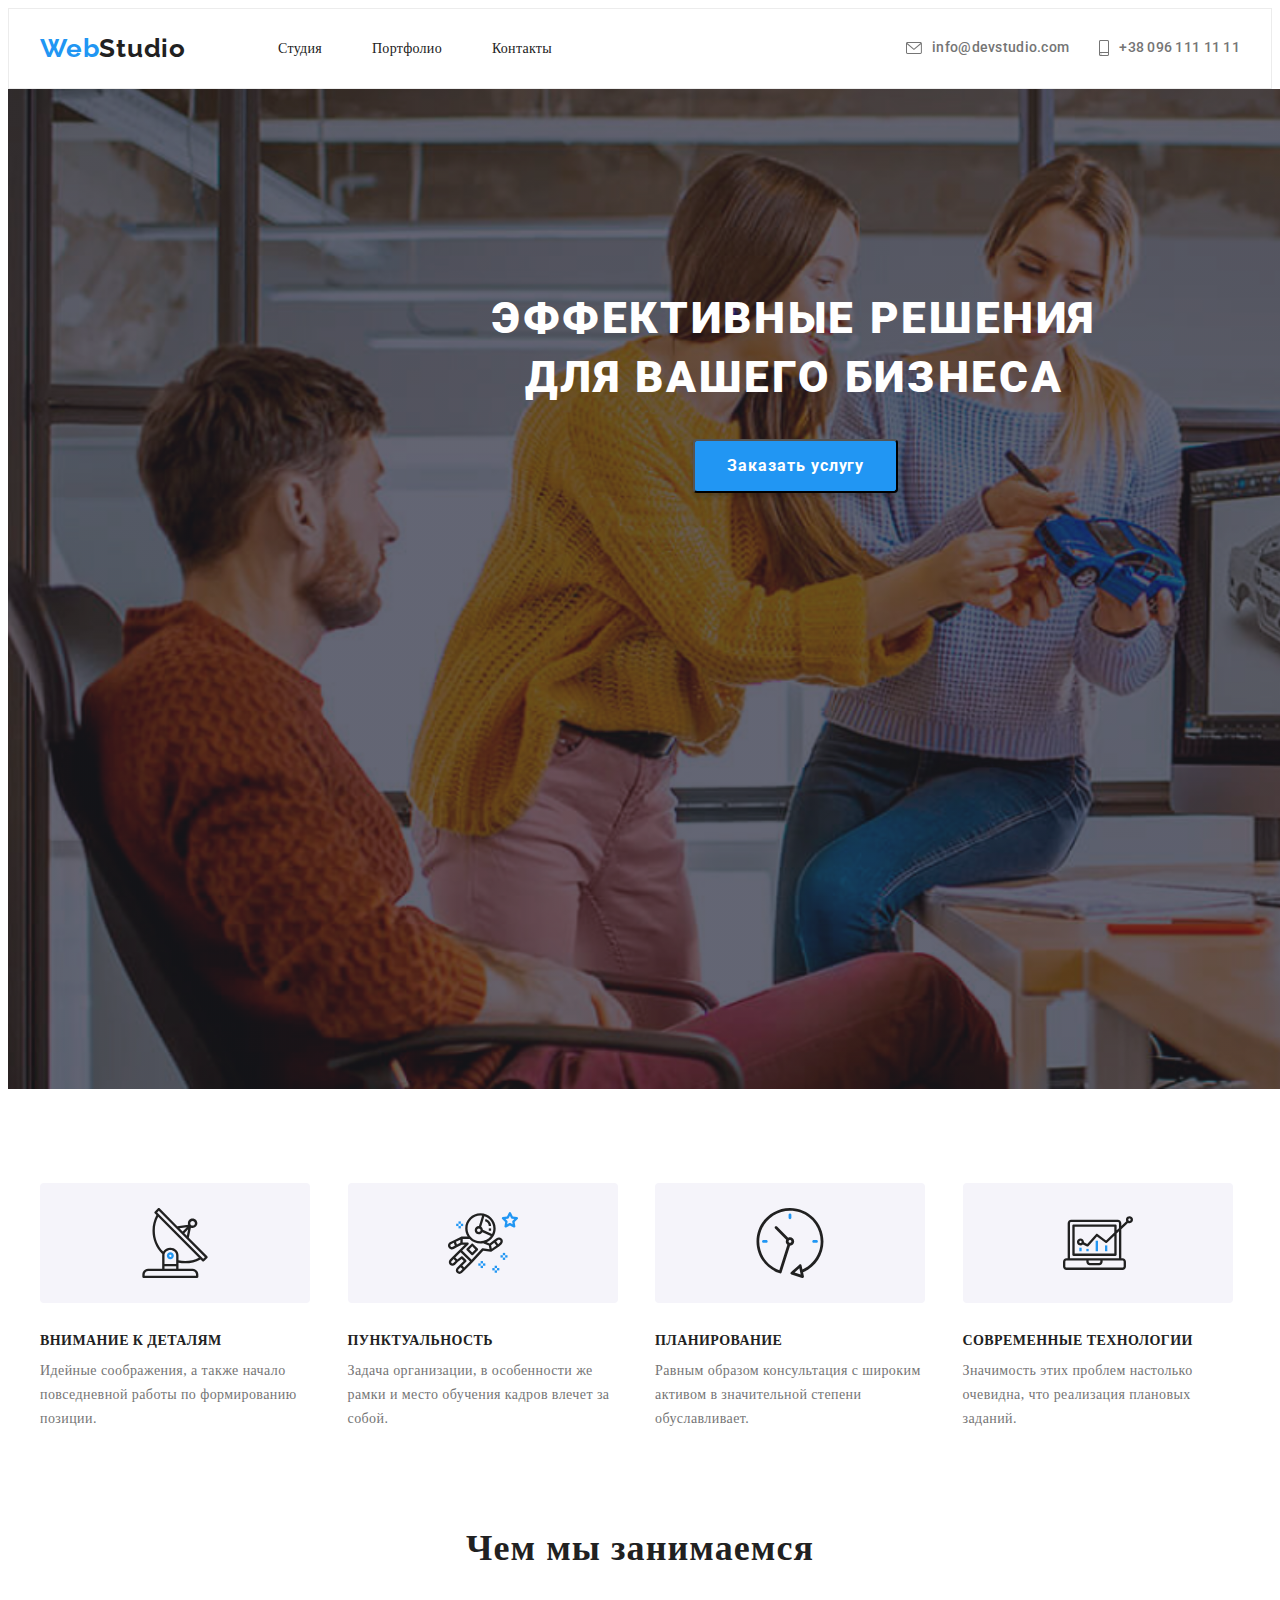
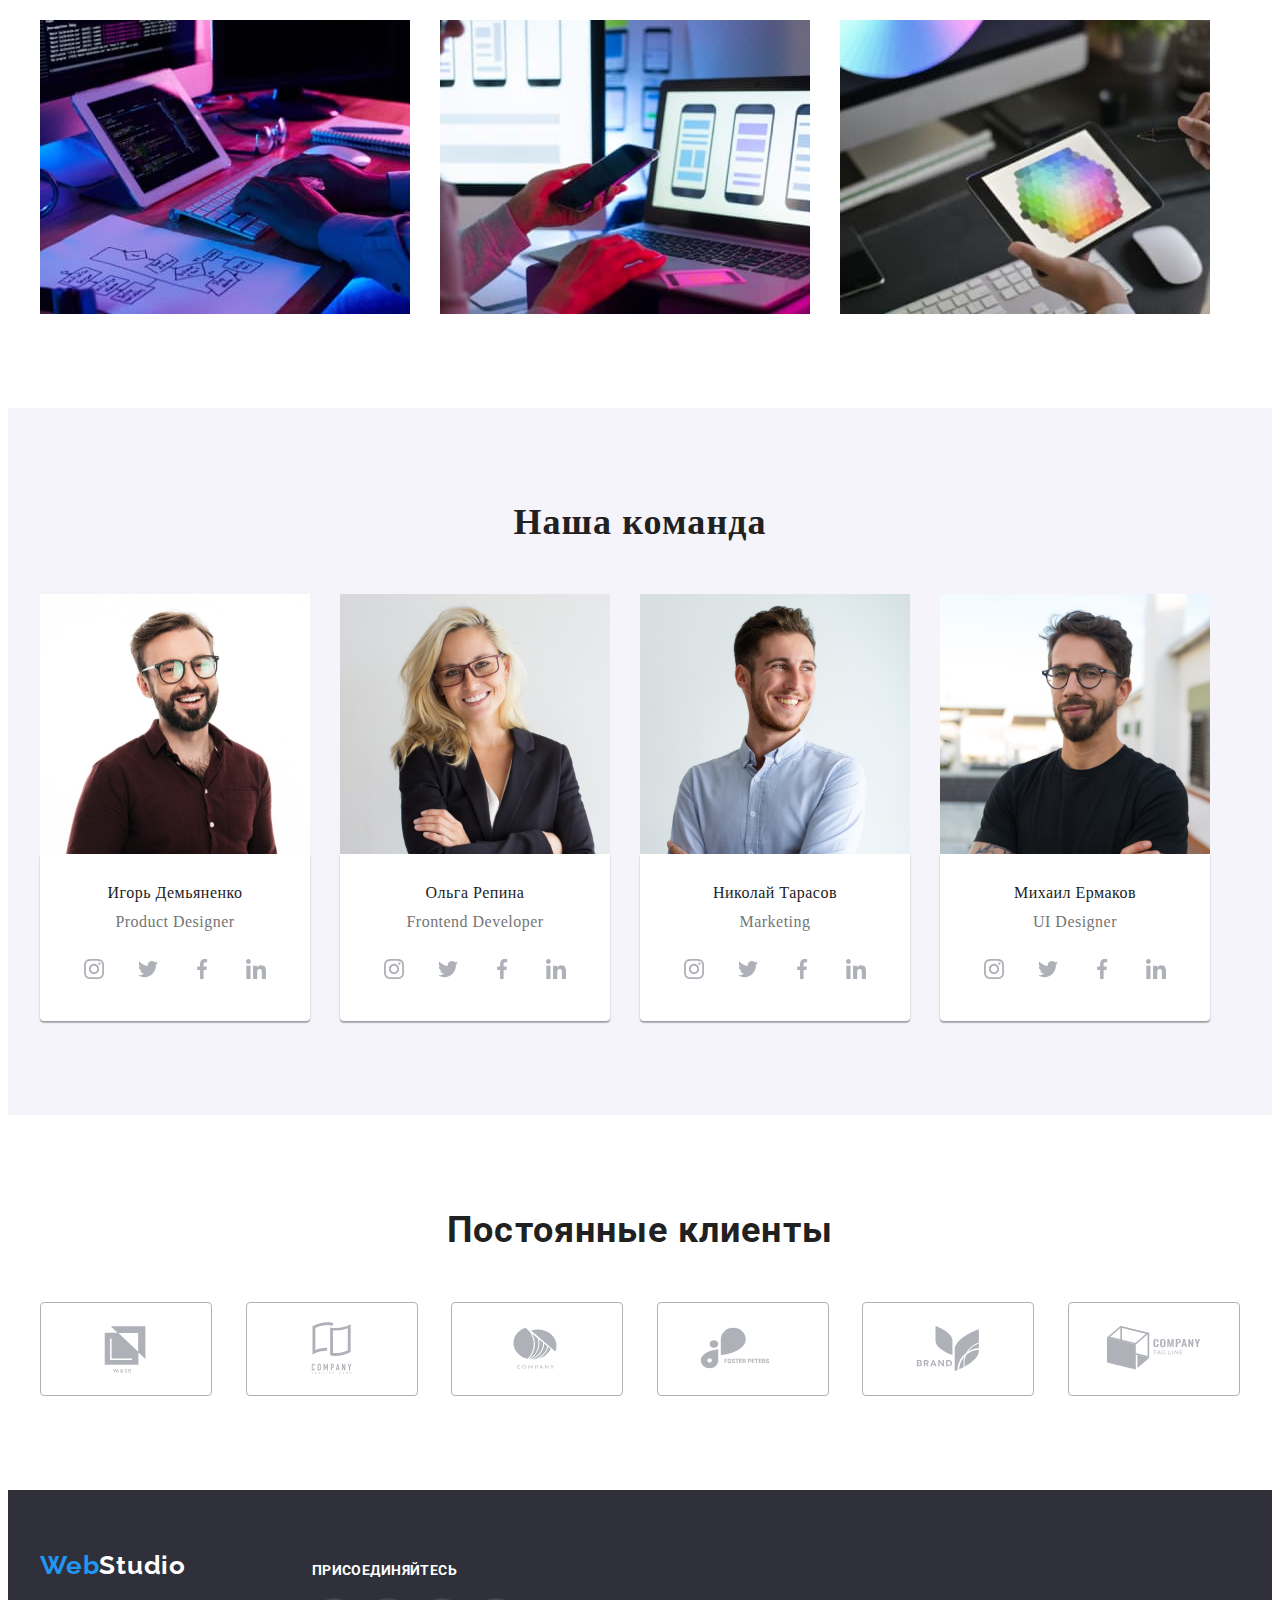
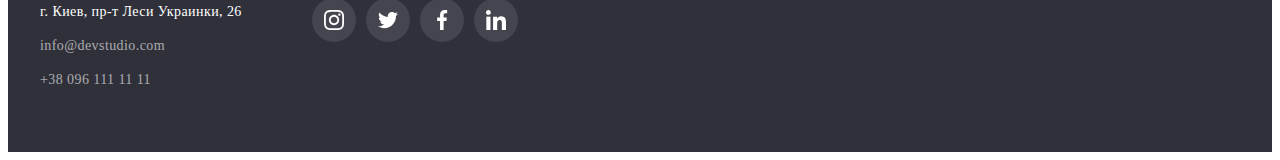
<file: index.html>
<!DOCTYPE html>
<html lang="ru">

<head>
    <meta charset="UTF-8">
    <meta http-equiv="X-UA-Compatible" content="IE=edge">
    <meta name="viewport" content="width=device-width, initial-scale=1.0">
    <title>Главная</title>
    <link rel="preconnect" href="https://fonts.googleapis.com">
    <link rel="preconnect" href="https://fonts.gstatic.com" crossorigin>
    <link
        href="https://fonts.googleapis.com/css2?family=Raleway:wght@700&family=Roboto:wght@400;500;700;900&display=swap"
        rel="stylesheet">
    <link rel="stylesheet" href="https://cdnjs.cloudflare.com/ajax/libs/modern-normalize/1.1.0/modern-normalize.min.css"
        integrity="sha512-wpPYUAdjBVSE4KJnH1VR1HeZfpl1ub8YT/NKx4PuQ5NmX2tKuGu6U/JRp5y+Y8XG2tV+wKQpNHVUX03MfMFn9Q=="
        crossorigin="anonymous" referrerpolicy="no-referrer" />
    <link rel="stylesheet" href="./css/styles.css">
</head>

<body сlass="body">
    <header class="header">
        <div class="container header-container">
            <nav class="navigation">
                <a class="logo logo-header link" href="" lang="en"><span class="logo logo-accent">Web</span>Studio</a>
                <ul class="nav-list list">
                    <li class="nav-list-item">
                        <a class="nav-list-link link" href="index.html">Студия</a>
                    </li>
                    <li class="nav-list-item">
                        <a class="nav-list-link link" href="portfolio.html">Портфолио</a>
                    </li>
                    <li class="nav-list-item">
                        <a class="nav-list-link link" href="">Контакты</a>
                    </li>
                </ul>
            </nav>
            <ul class="header-list list">
                <li class="header-item">
            <a class="contact-email link" href="mailto:info@devstudio.com">
                <svg class="header-icon" width="16" height="12">
                    <use href="./images/icons/sprite.svg#envelope"></use>
                </svg>
                info@devstudio.com
            </a>
        </li>
        <li class="header-item">
            <a class="contact-number link" href="tel:+380961111111">
                <svg class="header-icon" width="10" height="16">
                    <use href="./images/icons/sprite.svg#smartphone"></use>
                </svg>
                +38 096 111 11 11
            </a>
        </li>
        </ul>
        </div>
    </header>
    <main>
        <section class="main-section">
            <div class="container container-main-section">
                <h1 class="main-title">Эффективные решения для вашего бизнеса</h1>
                <button class="services-btn" type="button">Заказать услугу</button>
            </div>
        </section>
        <section class="section second-section">
            <div class="container container-second-section">
                <ul class="list peculiarities-list">
                    <li class="peculiarities-list-item">
                        <div class="peculiarities-list-div">
                            <svg class="peculiarities-logo" width="70" height="70">
                                <use href="./images/icons/sprite.svg#antenna"></use>
                            </svg>
                        </div>
                        <h3 class="peculiarities">Внимание к деталям</h3>
                        <p class="features">Идейные соображения, а также начало повседневной работы по формированию
                            позиции.</p>
                    </li>
                    <li class="peculiarities-list-item">
                        <div class="peculiarities-list-div">
                            <svg class="peculiarities-logo" width="70" height="70">
                                <use href="./images/icons/sprite.svg#astronaut"></use>
                            </svg>
                        </div>
                        <h3 class="peculiarities">Пунктуальность</h3>
                        <p class="features">Задача организации, в особенности же рамки и место обучения кадров влечет за
                            собой.</p>
                    </li>
                    <li class="peculiarities-list-item">
                        <div class="peculiarities-list-div">
                            <svg class="peculiarities-logo" width="70" height="70">
                                <use href="./images/icons/sprite.svg#clock"></use>
                            </svg>
                        </div>
                        <h3 class="peculiarities">Планирование</h3>
                        <p class="features">Равным образом консультация с широким активом в значительной степени
                            обуславливает.</p>
                    </li>
                    <li class="peculiarities-list-item">
                        <div class="peculiarities-list-div">
                            <svg class="peculiarities-logo" width="70" height="70">
                                <use href="./images/icons/sprite.svg#diagram"></use>
                            </svg>
                        </div>
                        <h3 class="peculiarities">Современные технологии</h3>
                        <p class="features">Значимость этих проблем настолько очевидна, что реализация плановых заданий.
                        </p>
                    </li>
                </ul>
            </div>
        </section>
        <section class="section third-section">
            <div class="container container-third-section">
                <h2 class="about-us">Чем мы занимаемся</h2>
                <ul class="list about-us-list">
                    <li class="about-us-list-item"><img src="./images/img-1.jpg" alt="набор кода на планшете"
                            width="370" height="294"></li>
                    <li class="about-us-list-item"><img src="./images/img-2.jpg"
                            alt="синхронизация телефона с компьютером" width="370" height="294"></li>
                    <li class="about-us-list-item"><img src="./images/img-3.jpg" alt="рисунок на графическом планшете"
                            width="370" height="294"></li>
                </ul>
            </div>
        </section>
        <section class="section fourth-section">
            <div class="container container-fourth-section">
                <h2 class="our-team">Наша команда</h2>
                <ul class="list our-team-list">
                    <li class="our-team-list-item">
                        <img src="./images/img-4.jpg" alt="Игорь Демьяненко" width="270" height="260">
                        <div class="our-team-wrapper">
                        <h3 class="team-members">Игорь Демьяненко</h3>
                        <p class="members-positions" lang="en">Product Designer</p>
                        <ul class="social-list list">
                            <li class="social-list-item">
                                <a class="social-list-link" href="">
                                    <svg class="social-list-icon" width="20" height="20">
                                        <use href="./images/icons/sprite.svg#instagram"></use>
                                    </svg>
                                </a>
                            </li>
                            <li class="social-list-item">
                                <a class="social-list-link" href="">
                                    <svg class="social-list-icon" width="20" height="20">
                                        <use href="./images/icons/sprite.svg#twitter"></use>
                                    </svg>
                                </a>
                            </li>
                            <li class="social-list-item">
                                <a class="social-list-link" href="">
                                    <svg class="social-list-icon" width="20" height="20">
                                        <use href="./images/icons/sprite.svg#facebook"></use>
                                    </svg>
                                </a>
                            </li>
                            <li class="social-list-item">
                                <a class="social-list-link" href="">
                                    <svg class="social-list-icon" width="20" height="20">
                                        <use href="./images/icons/sprite.svg#linkedin"></use>
                                    </svg>
                                </a>
                            </li>
                        </ul>
                        </div>
                    </li>
                    <li class="our-team-list-item">
                        <img src="./images/img-5.jpg" alt="Ольга Репина" width="270" height="260">
                        <div class="our-team-wrapper">
                        <h3 class="team-members">Ольга Репина</h3>
                        <p class="members-positions" lang="en">Frontend Developer</p>
                        <ul class="social-list list">
                            <li class="social-list-item">
                                <a class="social-list-link" href="">
                                    <svg class="social-list-icon" width="20" height="20">
                                        <use href="./images/icons/sprite.svg#instagram"></use>
                                    </svg>
                                </a>
                            </li>
                            <li class="social-list-item">
                                <a class="social-list-link" href="">
                                    <svg class="social-list-icon" width="20" height="20">
                                        <use href="./images/icons/sprite.svg#twitter"></use>
                                    </svg>
                                </a>
                            </li>
                            <li class="social-list-item">
                                <a class="social-list-link" href="">
                                    <svg class="social-list-icon" width="20" height="20">
                                        <use href="./images/icons/sprite.svg#facebook"></use>
                                    </svg>
                                </a>
                            </li>
                            <li class="social-list-item">
                                <a class="social-list-link" href="">
                                    <svg class="social-list-icon" width="20" height="20">
                                        <use href="./images/icons/sprite.svg#linkedin"></use>
                                    </svg>
                                </a>
                            </li>
                        </ul>
                        </div>
                    </li>
                    <li class="our-team-list-item">
                        <img src="./images/img-6.jpg" alt="Николай Тарасов" width="270" height="260">
                        <div class="our-team-wrapper">
                        <h3 class="team-members">Николай Тарасов</h3>
                        <p class="members-positions" lang="en">Marketing</p>
                        <ul class="social-list list">
                            <li class="social-list-item">
                                <a class="social-list-link" href="">
                                    <svg class="social-list-icon" width="20" height="20">
                                        <use href="./images/icons/sprite.svg#instagram"></use>
                                    </svg>
                                </a>
                            </li>
                            <li class="social-list-item">
                                <a class="social-list-link" href="">
                                    <svg class="social-list-icon" width="20" height="20">
                                        <use href="./images/icons/sprite.svg#twitter"></use>
                                    </svg>
                                </a>
                            </li>
                            <li class="social-list-item">
                                <a class="social-list-link" href="">
                                    <svg class="social-list-icon" width="20" height="20">
                                        <use href="./images/icons/sprite.svg#facebook"></use>
                                    </svg>
                                </a>
                            </li>
                            <li class="social-list-item">
                                <a class="social-list-link" href="">
                                    <svg class="social-list-icon" width="20" height="20">
                                        <use href="./images/icons/sprite.svg#linkedin"></use>
                                    </svg>
                                </a>
                            </li>
                        </ul>
                        </div>
                    </li>
                    <li class="our-team-list-item">
                        <img src="./images/img-7.jpg" alt="Михаил Ермаков" width="270" height="260">
                        <div class="our-team-wrapper">
                        <h3 class="team-members">Михаил Ермаков</h3>
                        <p class="members-positions" lang="en">UI Designer</p>
                        <ul class="social-list list">
                            <li class="social-list-item">
                                <a class="social-list-link" href="">
                                    <svg class="social-list-icon" width="20" height="20">
                                        <use href="./images/icons/sprite.svg#instagram"></use>
                                    </svg>
                                </a>
                            </li>
                            <li class="social-list-item">
                                <a class="social-list-link" href="">
                                    <svg class="social-list-icon" width="20" height="20">
                                        <use href="./images/icons/sprite.svg#twitter"></use>
                                    </svg>
                                </a>
                            </li>
                            <li class="social-list-item">
                                <a class="social-list-link" href="">
                                    <svg class="social-list-icon" width="20" height="20">
                                        <use href="./images/icons/sprite.svg#facebook"></use>
                                    </svg>
                                </a>
                            </li>
                            <li class="social-list-item">
                                <a class="social-list-link" href="">
                                    <svg class="social-list-icon" width="20" height="20">
                                        <use href="./images/icons/sprite.svg#linkedin"></use>
                                    </svg>
                                </a>
                            </li>
                        </ul>
                        </div>
                    </li>
                </ul>
            </div>
        </section>
        <section class="section fift-section">
            <div class="container">
                <h2 class="clients-title">Постоянные клиенты</h2>
                <ul class="clients-list list">
                    <li class="clients-item">
                        <a class="clients-list-link" href="">
                            <svg class="clients-logo" width="106" height="60">
                                <use href="./images/icons/sprite.svg#logo-1"></use>
                            </svg>
                        </a></li>
                    <li class="clients-item">
                        <a class="clients-list-link" href="">
                            <svg class="clients-logo" width="106" height="60">
                                <use href="./images/icons/sprite.svg#logo-2"></use>
                            </svg>
                        </a></li>
                    <li class="clients-item">
                        <a class="clients-list-link" href="">
                            <svg class="clients-logo" width="106" height="60">
                                <use href="./images/icons/sprite.svg#logo-3"></use>
                            </svg>
                        </a></li>
                    <li class="clients-item">
                        <a class="clients-list-link" href="">
                            <svg class="clients-logo" width="106" height="60">
                                <use href="./images/icons/sprite.svg#logo-4"></use>
                            </svg>
                        </a></li>
                    <li class="clients-item">
                        <a class="clients-list-link" href="">
                            <svg class="clients-logo" width="106" height="60">
                                <use href="./images/icons/sprite.svg#logo-5"></use>
                            </svg>
                        </a></li>
                    <li class="clients-item">
                        <a class="clients-list-link" href="">
                            <svg class="clients-logo" width="106" height="60">
                                <use href="./images/icons/sprite.svg#logo-6"></use>
                            </svg>
                        </a></li>
                </ul>


            </div>

        </section>
    </main>
    <footer class="footer">
        <div class="container footer-container">
        <div class="footer-info">
            <a class="logo logo-footer link" href="" lang="en"><span class="logo logo-accent">Web</span>Studio</a>
            <address>
                <ul class="list footer-list">
                    <li class="footer-list-item"><a class="address link" href="https://goo.gl/maps/DmMxGW5ZQL83qcNfA"
                            target="_blank" rel="noopener noreferrer">г. Киев, пр-т Леси Украинки, 26</a></li>
                    <li class="footer-list-item"><a class="contact-email-footer link"
                            href="mailto:info@devstudio.com">info@devstudio.com</a></li>
                    <li class="footer-list-item"><a class="contact-number-footer link" href="tel:+380961111111">+38 096
                            111 11 11</a></li>
                </ul>
            </address>
        </div>
        <div class="footer-join ">
            <p class="join-name">присоединяйтесь</p>
            <ul class="join-list list">
                <li class="join-list-item">
                    <a class="join-link" href="">
                        <svg class="join-icon" width="20" height="20">
                            <use href="./images/icons/sprite.svg#instagram"></use>
                        </svg>
                    </a>
                </li>
                <li class="join-list-item">
                    <a class="join-link" href="">
                        <svg class="join-icon" width="20" height="20">
                            <use href="./images/icons/sprite.svg#twitter"></use>
                        </svg>
                    </a>
                </li>
                <li class="join-list-item">
                    <a class="join-link" href="">
                        <svg class="join-icon" width="20" height="20">
                            <use href="./images/icons/sprite.svg#facebook"></use>
                        </svg>
                    </a>
                </li>
                <li class="join-list-item">
                    <a class="join-link" href="">
                        <svg class="join-icon" width="20" height="20">
                            <use href="./images/icons/sprite.svg#linkedin"></use>
                        </svg>
                    </a>
                </li>
            </ul>
        </div>
    </div>
    </footer>
</body>

</html>
</file>
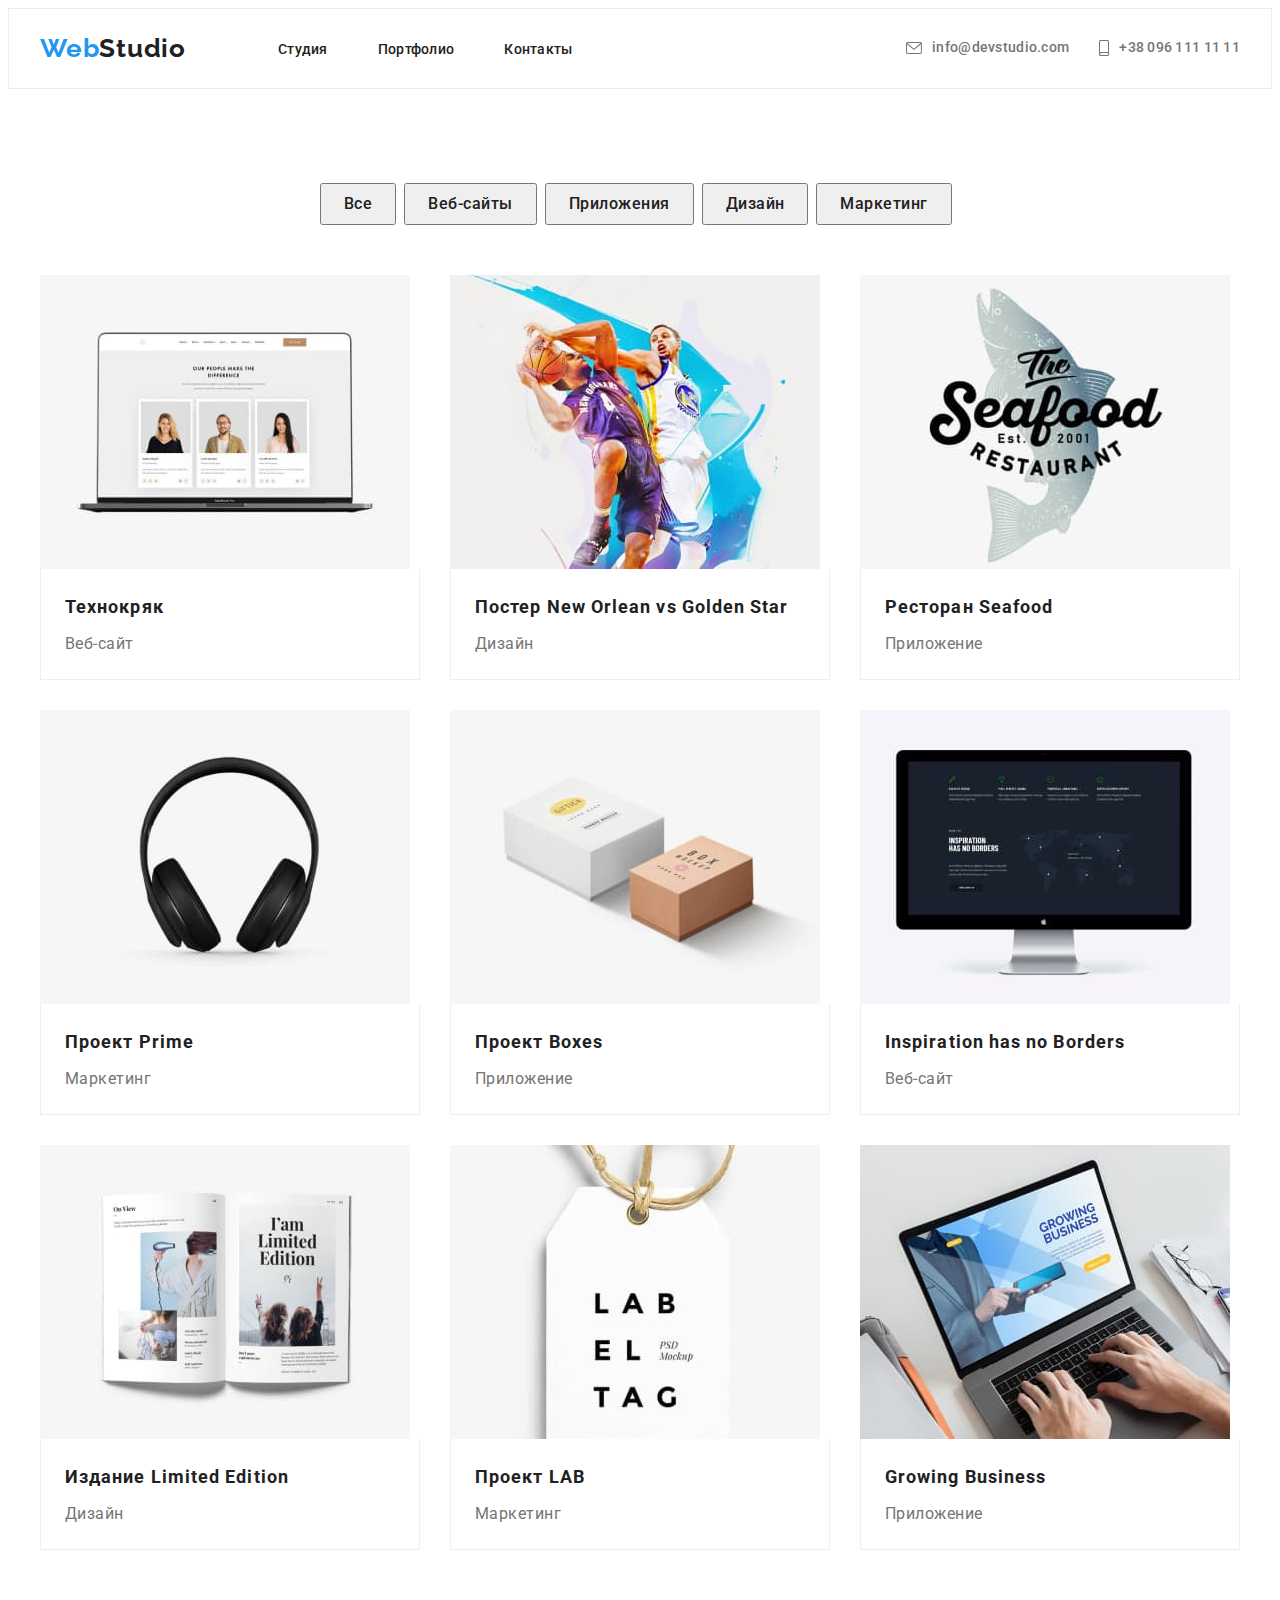
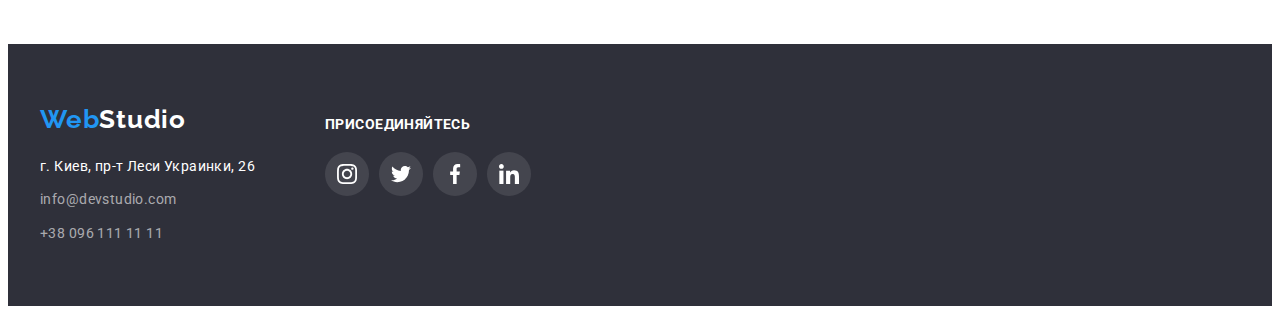
<file: portfolio.html>
<!DOCTYPE html>
<html lang="ru">
<head>
    <meta charset="UTF-8">
    <meta http-equiv="X-UA-Compatible" content="IE=edge">
    <meta name="viewport" content="width=device-width, initial-scale=1.0">
    <title>Портфолио</title>
    <link rel="preconnect" href="https://fonts.googleapis.com">
    <link rel="preconnect" href="https://fonts.gstatic.com" crossorigin>
    <link href="https://fonts.googleapis.com/css2?family=Raleway:wght@700&family=Roboto:wght@400;500;700;900&display=swap"
        rel="stylesheet">
        <link rel="stylesheet" href="https://cdnjs.cloudflare.com/ajax/libs/modern-normalize/1.1.0/modern-normalize.min.css"
            integrity="sha512-wpPYUAdjBVSE4KJnH1VR1HeZfpl1ub8YT/NKx4PuQ5NmX2tKuGu6U/JRp5y+Y8XG2tV+wKQpNHVUX03MfMFn9Q=="
            crossorigin="anonymous" referrerpolicy="no-referrer" />
    <link rel="stylesheet" href="./css/styles.css">
</head>
<body class="body">
    <header class="header">
        <div class="container header-container">
            <nav class="navigation">
                <a class="logo logo-header link" href="" lang="en"><span class="logo logo-accent">Web</span>Studio</a>
                <ul class="nav-list list">
                    <li class="nav-list-item">
                        <a class="nav-list-link link" href="index.html">Студия</a>
                    </li>
                    <li class="nav-list-item">
                        <a class="nav-list-link link" href="portfolio.html">Портфолио</a>
                    </li>
                    <li class="nav-list-item">
                        <a class="nav-list-link link" href="">Контакты</a>
                    </li>
                </ul>
            </nav>
            <ul class="header-list list">
                <li class="header-item">
            <a class="contact-email link" href="mailto:info@devstudio.com">
                <svg class="header-icon" width="16" height="12">
                    <use href="./images/icons/sprite.svg#envelope"></use>
                </svg>
                info@devstudio.com
            </a>
        </li>
        <li class="header-item">
            <a class="contact-number link" href="tel:+380961111111">
                <svg class="header-icon" width="10" height="16">
                    <use href="./images/icons/sprite.svg#smartphone"></use>
                </svg>
                +38 096 111 11 11
            </a>
        </li>
        </ul>
        </div>
    </header>
<main>
    <section class="section portfolio-section">
        <div class="container portfolio-btn-container">
        <ul class="list portfolio-btn-list">
        <li class="portfolio-btn-list-item">
            <button class="portfolio-btn" type="button">Все</button>
        </li>
        <li class="portfolio-btn-list-item">
            <button class="portfolio-btn" type="button">Веб-сайты</button>
        </li>
        <li class="portfolio-btn-list-item">
            <button class="portfolio-btn" type="button">Приложения</button>
        </li>
        <li class="portfolio-btn-list-item">
            <button class="portfolio-btn" type="button">Дизайн</button>
        </li>
        <li class="portfolio-btn-list-item">
            <button class="portfolio-btn" type="button">Маркетинг</button>
        </li>
        </ul>
    </div>
    <div class="container portfolio-department-container">
        <ul class="list portfolio-department-list">
            <li class="portfolio-department-list-item">
                <img src="images/img-8.jpg" alt="Технокряк" width="370" height="294">
                <div class="portfolio-department-wrapper">
                <h3 class="img-description">Технокряк</h3>
                <p class="department">Веб-сайт</p>
            </div>
            </li>
            <li class="portfolio-department-list-item">
                <img src="images/img-9.jpg" alt="Постер New Orlean vs Golden Star" width="370" height="294">
                <div class="portfolio-department-wrapper">
                <h3 class="img-description">Постер New Orlean vs Golden Star</h3>
                <p class="department">Дизайн</p>
                </div>
            </li>
            <li class="portfolio-department-list-item">
                <img src="images/img-10.jpg" alt="Ресторан Seafood" width="370" height="294">
                <div class="portfolio-department-wrapper">
                <h3 class="img-description">Ресторан Seafood</h3>
                <p class="department">Приложение</p>
                </div>
            </li>
            <li class="portfolio-department-list-item">
                <img src="images/img-11.jpg" alt="Проект Prime" width="370" height="294">
                <div class="portfolio-department-wrapper">
                <h3 class="img-description">Проект Prime</h3>
                <p class="department">Маркетинг</p>
                </div>
            </li>
            <li class="portfolio-department-list-item">
                <img src="images/img-12.jpg" alt="Проект Boxes" width="370" height="294">
                <div class="portfolio-department-wrapper">
                <h3 class="img-description">Проект Boxes</h3>
                <p class="department">Приложение</p>
                </div>
            </li>
            <li class="portfolio-department-list-item">
                <img src="images/img-13.jpg" alt="Inspiration has no Borders" width="370" height="294">
                <div class="portfolio-department-wrapper">
                <h3 class="img-description">Inspiration has no Borders</h3>
                <p class="department">Веб-сайт</p>
                </div>
            </li>
            <li class="portfolio-department-list-item">
                <img src="images/img-14.jpg" alt="Издание Limited Edition" width="370" height="294">
                <div class="portfolio-department-wrapper">
                <h3 class="img-description">Издание Limited Edition</h3>
                <p class="department">Дизайн</p>
                </div>
            </li>
            <li class="portfolio-department-list-item">
                <img src="images/img-15.jpg" alt="Проект LAB" width="370" height="294">
                <div class="portfolio-department-wrapper">
                <h3 class="img-description">Проект LAB</h3>
                <p class="department">Маркетинг</p>
                </div>
            </li>
            <li class="portfolio-department-list-item">
                <img src="images/img-16.jpg" alt="Growing Business" width="370" height="294">
                <div class="portfolio-department-wrapper">
                <h3 class="img-description">Growing Business</h3>
                <p class="department">Приложение</p>
                </div>
            </li>
        </ul>
    </div>
    </section>
</main>
<footer class="footer">
    <div class="container footer-container">
    <div class="footer-info">
        <a class="logo logo-footer link" href="" lang="en"><span class="logo logo-accent">Web</span>Studio</a>
        <address>
            <ul class="list footer-list">
                <li class="footer-list-item"><a class="address link" href="https://goo.gl/maps/DmMxGW5ZQL83qcNfA"
                        target="_blank" rel="noopener noreferrer">г. Киев, пр-т Леси Украинки, 26</a></li>
                <li class="footer-list-item"><a class="contact-email-footer link"
                        href="mailto:info@devstudio.com">info@devstudio.com</a></li>
                <li class="footer-list-item"><a class="contact-number-footer link" href="tel:+380961111111">+38 096
                        111 11 11</a></li>
            </ul>
        </address>
    </div>
    <div class="footer-join ">
        <p class="join-name">присоединяйтесь</p>
        <ul class="join-list list">
            <li class="join-list-item">
                <a class="join-link" href="">
                    <svg class="join-icon" width="20" height="20">
                        <use href="./images/icons/sprite.svg#instagram"></use>
                    </svg>
                </a>
            </li>
            <li class="join-list-item">
                <a class="join-link" href="">
                    <svg class="join-icon" width="20" height="20">
                        <use href="./images/icons/sprite.svg#twitter"></use>
                    </svg>
                </a>
            </li>
            <li class="join-list-item">
                <a class="join-link" href="">
                    <svg class="join-icon" width="20" height="20">
                        <use href="./images/icons/sprite.svg#facebook"></use>
                    </svg>
                </a>
            </li>
            <li class="join-list-item">
                <a class="join-link" href="">
                    <svg class="join-icon" width="20" height="20">
                        <use href="./images/icons/sprite.svg#linkedin"></use>
                    </svg>
                </a>
            </li>
        </ul>
    </div>
</div>
</footer>
</body>
</html>
</file>
<file: css/styles.css>
h1,
h2,
h3,
h4,
h5,
h6,
p {
  margin-top: 0;
  margin-bottom: 0;
}

ul,
ol {
  margin-top: 0;
  margin-bottom: 0;
  padding-left: 0;
}

img {
  display: block;
}

address {
  font-style: normal;
}

.list {
  list-style: none;
}

.link {
  text-decoration: none;
}

.section {
  padding-top: 94px;
  padding-bottom: 94px;
}

.section.third-section{
  padding-top: 0px;
}

.body {
  font-family: "Roboto", sans-serif;
}

.header {
  padding-top: 24px;
  padding-bottom: 24px;
  border: 1px solid #ECECEC;
}

.container {
  width: 1200px;
  padding-left: 15px;
  padding-right: 15px;
  margin-left: auto;
  margin-right: auto;
}

.header-container {
  display: flex;
  align-items: center;
}

.navigation {
  display: flex;
  align-items: center;
}

.nav-list {
  display: flex;
  align-items: center;
}

.logo-header {
  font-family: "Raleway";
  font-style: normal;
  font-weight: bold;
  font-size: 26px;
  line-height: 1.19;
  margin-right: 92px;
  /* identical to box height */

  letter-spacing: 0.03em;
  color: #212121;
}

.logo-accent {
  font-family: "Raleway";
  font-style: normal;
  font-weight: bold;
  font-size: 26px;
  line-height: 1, 19;
  letter-spacing: 0.03em;

  color: #2196f3;
}

.nav-list-item:not(:last-child) {
  margin-right: 50px;
}

.nav-list-link {
  font-weight: 500;
  font-size: 14px;
  line-height: 1.14;
  letter-spacing: 0.02em;
  color: #212121;
}

.nav-list-link:hover,
.nav-list-link:focus {
  color: #2196f3;
}

.header-list {
  display: flex;
  align-items: center;
  margin-left: auto;
}

.header-item:not(:last-child) {

}

.contact-email {
  display: flex;
  align-items: center;
  font-family: 'Roboto';
  font-weight: 500;
  font-size: 14px;
  line-height: 1.14;
  letter-spacing: 0.02em;
  margin-left: auto;
  margin-right: 30px;
  color: #757575;
}

.contact-email:hover,
.contact-email:focus {
  color: #2196f3;
}

.contact-number {
  display: flex;
  align-items: center;
  font-family: 'Roboto';
  font-weight: 500;
  font-size: 14px;
  line-height: 1.14;
  letter-spacing: 0.02em;

  color: #757575;
}

.contact-number:hover,
.contact-number:focus {
  color: #2196f3;
}

.header-icon {
  fill: currentColor;
  margin-right: 10px;
}

.main-section {
  background-image: linear-gradient(
    rgba(47, 48, 58, 0.4),
    rgba(47, 48, 58, 0.4)
  ),
  url(../images/hero/bg.png);
  background-size: cover;
  background-color: #C4C4C4;
  margin-left: auto;
  margin-right: auto;
  padding-top: 200px;
  padding-bottom: 200px;
  width: 1600px;
  height: 600px;
}

.container-main-section {

}

.main-title {
  width: 696px;
  height: 120px;
  left: 452px;
  top: 280px;
  margin-left: 238px;
  margin-bottom: 30px;
  font-family: 'Roboto';
  font-style: normal;
  font-weight: 900;
  font-size: 44px;
  line-height: 1.34;
  /* or 136% */

  text-align: center;
  letter-spacing: 0.06em;
  text-transform: uppercase;

  color: #ffffff;
}

.services-btn {
  min-width: 200px;
  padding: 10px 32px;
  border-radius: 4px;
  margin-left: 485px;
  background-color: #2196f3;
  box-shadow: 0px 4px 4px rgba(0, 0, 0, 0.15);
  font-family: "Roboto";
  font-style: normal;
  font-weight: 700;
  font-size: 16px;
  line-height: 1.87;
  /* identical to box height, or 187% */

  display: flex;
  align-items: center;
  text-align: center;
  letter-spacing: 0.06em;
  color: #ffffff;
}

.services-btn:hover,
.services-btn:focus {

}

.second-section {
  margin-left: auto;
  margin-right: auto;
}

.container-second-section {

}

.peculiarities-list-div {
  display: flex;
  align-items: center;
  justify-content: center;
  width: 270px;
  height: 120px;
  background: #F5F4FA;
  border-radius: 4px;
  margin-bottom: 30px;
}

.peculiarities-list {
  display: flex;
  align-items: center;
  margin-left: -30px;
  margin-bottom: -30px;
}

.peculiarities-list-item {
  flex-basis: calc((100% - 120px) / 4);
  margin-left: 30px;
  margin-bottom: 30px;
}

.peculiarities {
  width: 270px;
  height: 16px;
  margin-bottom: 10px;
  font-weight: bold;
  font-size: 14px;
  line-height: 1.14;
  letter-spacing: 0.03em;
  text-transform: uppercase;

  color: #212121;
}

.features {
  width: 270px;
  height: 75px;
  font-weight: normal;
  font-size: 14px;
  line-height: 1.71;
  /* or 171% */

  letter-spacing: 0.03em;

  color: #757575;
}

.third-section {
  margin-left: auto;
  margin-right: auto;
}

.container-third-section {

}

.about-us {
  margin-bottom: 50px;
  min-width: 376px;
  height: 42px;
  font-weight: bold;
  font-size: 36px;
  line-height: 1.16;
  text-align: center;
  letter-spacing: 0.03em;

  color: #212121;
}

.about-us-list {
  display: flex;
  align-items: center;
  margin-left: -30px;
  margin-bottom: -30px;
}

.about-us-list-item {
  flex-basis: calc(100% - 90px) / 3;
  margin-left: 30px;
  margin-bottom: 30px;

}

.fourth-section {
  margin-left: auto;
  margin-right: auto;
  background-color: #F5F4FA;
}

.container-fourth-section {

}

.our-team {
  margin-bottom: 50px;
  font-weight: bold;
  font-size: 36px;
  line-height: 1.16;
  text-align: center;
  letter-spacing: 0.03em;

  color: #212121;
}

.our-team-list {
  display: flex;
  align-items: center;
  margin-left: -30px;
  margin-bottom: -30px;
}

.our-team-list-item {
  flex-basis: calc(100% - 120px) / 4;
  margin-left: 30px;
  margin-bottom: 30px;
}
.our-team-wrapper{
  background: #FFFFFF;
  /* material shadow v1 */
  
  box-shadow: 0px 1px 3px rgba(0, 0, 0, 0.12), 0px 1px 1px rgba(0, 0, 0, 0.14), 0px 2px 1px rgba(0, 0, 0, 0.2);
  border-radius: 0px 0px 4px 4px;
  padding-top: 30px;
  padding-bottom: 30px;
  padding-left: 32px;
  padding-right: 32px;
}

.team-members {
  font-weight: 500;
  font-size: 16px;
  line-height: 1.18;
  /* identical to box height */

  text-align: center;
  letter-spacing: 0.03em;

  color: #212121;
}

.members-positions {
  padding-top: 10px;
  font-weight: normal;
  font-size: 16px;
  line-height: 1.18;
  /* identical to box height */

  text-align: center;
  letter-spacing: 0.03em;

  color: #757575;
  margin-bottom: 16px;
}

.social-list{
  display: flex;
  justify-content: space-between;
}

.social-list-link{
  display: flex;
  align-items: center;
  justify-content: center;
  width: 44px;
  height: 44px;
  background-color: #FFFFFF;
  border-radius: 50%;
}

.social-list-icon {
  fill: #AFB1B8;
}

.social-list-link:hover,
.social-list-link:focus {
  background-color: #2196f3;
}

.social-list-link:hover .social-list-icon,
.social-list-link:focus .social-list-icon {
  fill: #ffffff;
}

.clients-title {
  font-family: 'Roboto';
  font-style: normal;
  font-weight: 700;
  font-size: 36px;
  line-height: 1.17;
  text-align: center;
  letter-spacing: 0.03em;
  color: #212121;
  margin-bottom: 50px;

}

.clients-list {
  display: flex;
  justify-content: space-between;
}
.clients-item{

}

.clients-list-link {
  display: flex;
  align-items: center;
  justify-content: center;
  width: 170px;
  height: 92px;
  border: 1px solid #AFB1B8;
  border-radius: 4px;
}

.clients-logo{
fill: #AFB1B8;
}

.clients-list-link:hover, 
.clients-list-link:focus {
  border-color: #2196f3;
}

.clients-list-link:hover .clients-logo,
.clients-list-link:focus .clients-logo {
  fill: #2196f3;
}



.footer {
  padding-top: 60px;
  padding-bottom: 60px;
  background: #2f303a;
}

.footer-container {
  display: flex;
  margin-left: auto;
  margin-right: auto;
}

.footer-join {
  display: flex;
  flex-direction: column;
  align-items: baseline;
  margin-left: 70px;
}

.join-name {
  font-family: 'Roboto';
  font-style: normal;
  font-weight: 700;
  font-size: 14px;
  line-height: 16px;
  letter-spacing: 0.03em;
  text-transform: uppercase;

  color: #FFFFFF;
  margin-bottom: 20px;
  padding-top: 12px;
}
.join-list {
  display: flex;
}

.join-list-item:not(:last-child){
  margin-right: 10px;
}

.join-link {
  display: flex;
  align-items: center;
  justify-content: center;
  width: 44px;
  height: 44px;
  background: rgba(255, 255, 255, 0.1);
  border-radius: 50%;
}

.join-icon {
  fill: #FFFFFF;
}

.join-link:hover,
.join-link:focus {
background-color: #2196f3;
}

.logo-footer {
  width: 145px;
  height: 31px;
  font-family: "Raleway";
  font-style: normal;
  font-weight: bold;
  font-size: 26px;
  line-height: 1.19;
  letter-spacing: 0.03em;
  color: #fff;
}

.address {
  font-weight: normal;
  font-size: 14px;
  line-height: 1.71;
  /* or 171% */

  letter-spacing: 0.03em;

  color: #ffffff;
}

.footer-list {
  padding-top: 20px;
}

.footer-list-item:not(:last-child) {
  padding-bottom: 10px;
}

.contact-email-footer {
  font-style: normal;
  font-weight: normal;
  font-size: 14px;
  line-height: 1.71;
  /* or 171% */

  letter-spacing: 0.03em;

  color: rgba(255, 255, 255, 0.6);
}

.contact-email-footer:hover,
.contact-email-footer:focus {
  color: #2196f3;
}

.contact-number-footer {
  font-style: normal;
  font-weight: normal;
  font-size: 14px;
  line-height: 1.71;
  /* or 171% */

  letter-spacing: 0.03em;

  color: rgba(255, 255, 255, 0.6);
}

.contact-number-footer:hover,
.contact-number-footer:focus {
  color: #2196f3;
}

.portfolio-section{

}

.portfolio-btn-container{

}

.portfolio-btn-list{
  display: flex;
  align-items: center;
  margin-bottom: 50px;
  margin-left: 280px;
}

.portfolio-btn-list-item:not(:last-child){
  margin-right: 8px;
}

.portfolio-btn {
  padding: 6px 22px;
  font-family: "Roboto";
  font-style: normal;
  font-weight: 500;
  font-size: 16px;
  line-height: 1.62;
  /* identical to box height, or 162% */

  text-align: center;
  letter-spacing: 0.03em;

  color: #212121;
}

.portfolio-btn:hover,
.portfolio-btn:focus {
  background: #2196f3;
  /* shadow-middle */

  box-shadow: 0px 3px 1px rgba(0, 0, 0, 0.1), 0px 1px 2px rgba(0, 0, 0, 0.08),
    0px 2px 2px rgba(0, 0, 0, 0.12);
  border-radius: 4px;
  color: #FFFFFF;
}

.portfolio-department-container{

}

.portfolio-department-list{
  display: flex;
  flex-wrap: wrap;
  margin-left: -30px;
  margin-bottom: -30px;
}

.portfolio-department-list-item:hover,
.portfolio-department-list-item:focus {
  box-shadow: 0px 1px 1px rgba(0, 0, 0, 0.12), 0px 4px 4px rgba(0, 0, 0, 0.06), 1px 4px 6px rgba(0, 0, 0, 0.16);
}

.portfolio-department-list-item{
  flex-basis: calc((100% - 90px) / 3);
  margin-left: 30px;
  margin-bottom: 30px;
}

.portfolio-department-wrapper{
  background: #FFFFFF;
  border: 1px solid #EEEEEE;
  box-sizing: border-box;
  border-top: none;
  padding: 20px 24px;
}

.img-description {
  font-style: normal;
  font-weight: 700;
  font-size: 18px;
  line-height: 2;
  /* identical to box height, or 200% */
  letter-spacing: 0.06em;
  color: #212121;
  margin-bottom: 4px;
}

.department {
  font-style: normal;
  font-weight: 400;
  font-size: 16px;
  line-height: 1.87;
  /* identical to box height, or 187% */

  letter-spacing: 0.03em;

  color: #757575;
}
</file>
